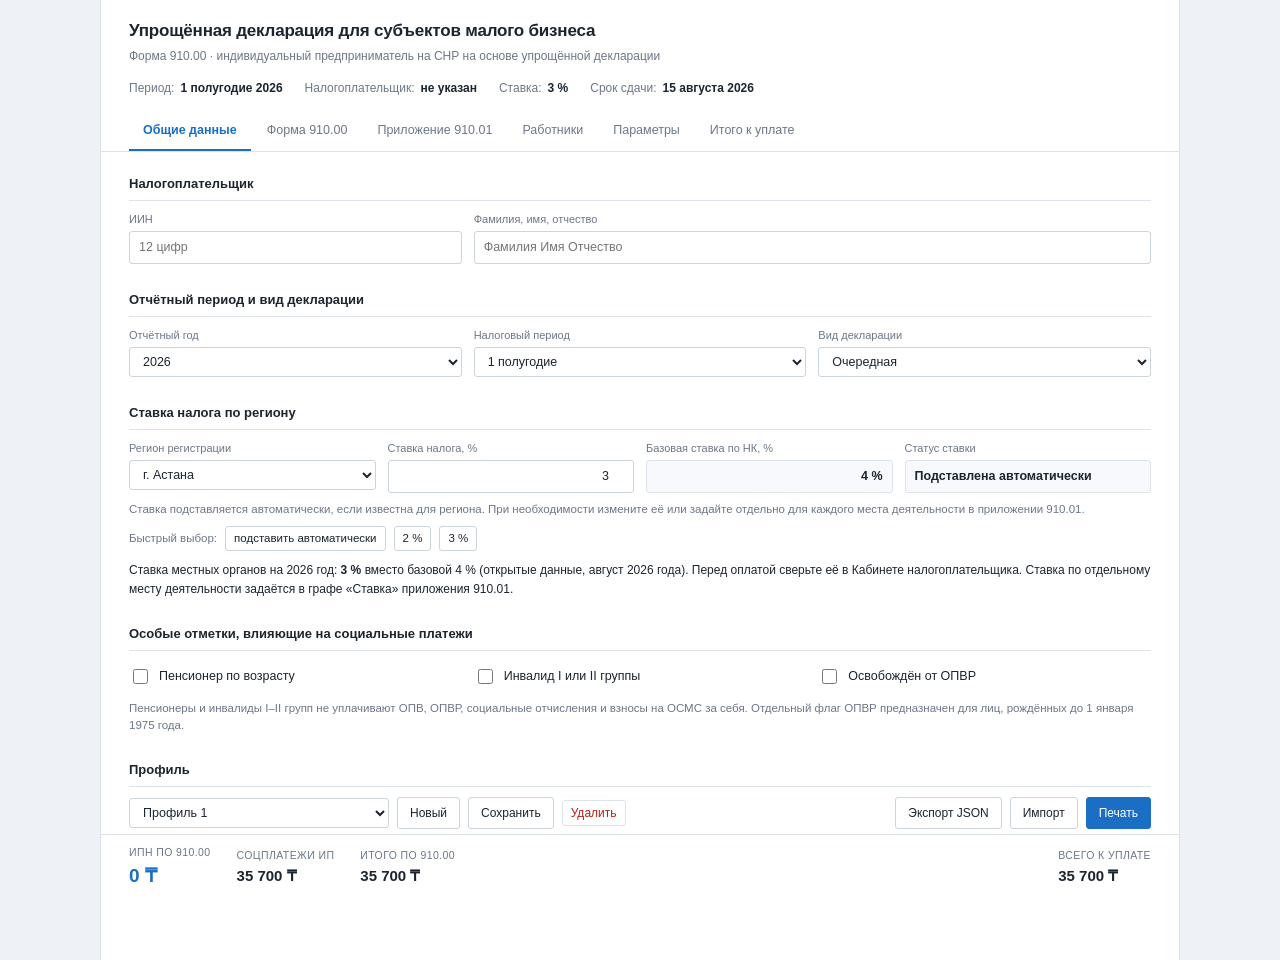
<file: html/index.html>
<!DOCTYPE html>
<html lang="ru">
<head>
  <meta charset="utf-8">
  <meta name="viewport" content="width=device-width, initial-scale=1">
  <title>ФНО 910.00: упрощённая декларация</title>
  <link rel="stylesheet" href="css/style.css">
</head>
<body>
  <div class="doc">

    <!-- ============ ШАПКА ============ -->
    <div class="hd">
      <h1>Упрощённая декларация для субъектов малого бизнеса</h1>
      <div class="s">
        Форма 910.00 · индивидуальный предприниматель на СНР
        на основе упрощённой декларации
      </div>
      <div class="meta">
        <div><span>Период:</span> <b id="mPeriod">не указан</b></div>
        <div><span>Налогоплательщик:</span> <b id="mWho">не указан</b></div>
        <div><span>Ставка:</span> <b id="mRate">не указана</b></div>
        <div><span>Срок сдачи:</span> <b id="mDue">не указан</b></div>
      </div>
    </div>

    <div class="tabs" id="tabs"></div>

    <!-- ============ ОБЩИЕ ДАННЫЕ ============ -->
    <div class="pane on" id="p-tit" data-title="Общие данные">

      <h3 class="sec">Налогоплательщик</h3>
      <div class="grid g3">
        <div>
          <label class="f">ИИН</label>
          <input
            id="t_iin"
            maxlength="12"
            inputmode="numeric"
            placeholder="12 цифр"
            oninput="this.value = this.value.replace(/\D/g, ''); touch()">
        </div>
        <div style="grid-column: span 2">
          <label class="f">Фамилия, имя, отчество</label>
          <input
            id="t_fio"
            placeholder="Фамилия Имя Отчество"
            oninput="touch()">
        </div>
      </div>

      <h3 class="sec">Отчётный период и вид декларации</h3>
      <div class="grid g3">
        <div>
          <label class="f">Отчётный год</label>
          <select id="t_year"></select>
        </div>
        <div>
          <label class="f">Налоговый период</label>
          <select id="t_period">
            <option value="1">1 полугодие</option>
            <option value="2">2 полугодие</option>
          </select>
        </div>
        <div>
          <label class="f">Вид декларации</label>
          <select id="t_vid" onchange="touch()">
            <option>Очередная</option>
            <option>Первоначальная</option>
            <option>Дополнительная</option>
            <option>Дополнительная по уведомлению</option>
            <option>Ликвидационная</option>
          </select>
        </div>
      </div>

      <h3 class="sec">Ставка налога по региону</h3>
      <div class="grid g4">
        <div>
          <label class="f">Регион регистрации</label>
          <select id="t_region"></select>
        </div>
        <div>
          <label class="f">Ставка налога, %</label>
          <input
            id="t_rate"
            class="num"
            type="number"
            step="0.1"
            min="0"
            max="20">
        </div>
        <div>
          <label class="f">Базовая ставка по НК, %</label>
          <input id="t_rate_base" class="num" readonly>
        </div>
        <div>
          <label class="f">Статус ставки</label>
          <input id="t_rate_src" readonly>
        </div>
      </div>
      <p class="hint">
        Ставка подставляется автоматически, если известна для региона.
        При необходимости измените её или задайте отдельно для каждого
        места деятельности в приложении 910.01.
      </p>
      <div class="row noprint" style="margin-top: 8px">
        <span class="hint" style="margin: 0">Быстрый выбор:</span>
        <button class="btn mini" onclick="setRate(null)">подставить автоматически</button>
        <button class="btn mini" onclick="setRate(2)">2 %</button>
        <button class="btn mini" onclick="setRate(3)">3 %</button>
      </div>
      <div id="rateNote"></div>

      <h3 class="sec">Особые отметки, влияющие на социальные платежи</h3>
      <div class="grid g3">
        <label class="chk">
          <input type="checkbox" id="f_pens" onchange="touch()">
          Пенсионер по возрасту
        </label>
        <label class="chk">
          <input type="checkbox" id="f_inv" onchange="touch()">
          Инвалид I или II группы
        </label>
        <label class="chk">
          <input type="checkbox" id="f_noopvr" onchange="touch()">
          Освобождён от ОПВР
        </label>
      </div>
      <p class="hint">
        Пенсионеры и инвалиды I–II групп не уплачивают ОПВ, ОПВР,
        социальные отчисления и взносы на ОСМС за себя. Отдельный флаг
        ОПВР предназначен для лиц, рождённых до 1 января 1975 года.
      </p>

      <h3 class="sec">Профиль</h3>
      <div class="row noprint">
        <select id="profileSel" style="max-width: 260px"></select>
        <button class="btn" onclick="newProfile()">Новый</button>
        <button class="btn" onclick="saveNow()">Сохранить</button>
        <button class="btn del" onclick="delProfile()">Удалить</button>
        <span style="flex: 1"></span>
        <button class="btn" onclick="exportJson()">Экспорт JSON</button>
        <button class="btn" onclick="document.getElementById('imp').click()">Импорт</button>
        <input
          type="file"
          id="imp"
          accept=".json"
          style="display: none"
          onchange="importJson(this)">
        <button class="btn pri" onclick="window.print()">Печать</button>
      </div>
      <p class="hint">
        Данные хранятся только в этом браузере. Каждый предприниматель
        заводит свой профиль и вводит свой доход и зарплаты.
      </p>
    </div>

    <!-- ============ ФОРМА 910.00 ============ -->
    <div class="pane" id="p-main" data-title="Форма 910.00">
      <div class="band"><span class="ix">Раздел 1</span> Исчисленные налоги</div>
      <div id="taxRows"></div>
      <div id="incByMonth"></div>
      <div id="taxWarn"></div>

      <div class="band">
        <span class="ix">Раздел 2</span>
        Исчисление социальных платежей за индивидуального предпринимателя
      </div>
      <div id="socRows"></div>
      <p class="hint">
        В строках 005 и 007 указывается заявленный доход предпринимателя
        за себя. Объект для ОПВ: от 1 до 50 МЗП, для СО: от 1 до 7 МЗП.
        Ноль в месяце означает, что платежи за этот месяц не начисляются.
      </p>
    </div>

    <!-- ============ ПРИЛОЖЕНИЕ 910.01 ============ -->
    <div class="pane" id="p-app" data-title="Приложение 910.01">
      <div class="band">
        <span class="ix">910.01</span> Места осуществления деятельности
      </div>
      <div class="tw" style="margin-top: 10px">
        <table id="placeTable"></table>
      </div>
      <div class="row noprint" style="margin-top: 10px">
        <button class="btn pri" onclick="addPlace()">Добавить место деятельности</button>
      </div>

      <div class="band" style="margin-top: 22px">
        <span class="ix">910.01</span> Расчёт налога по местам деятельности
      </div>
      <div class="tw" style="margin-top: 10px">
        <table id="calcPlaceTable"></table>
      </div>
      <div id="placeWarn"></div>
      <div class="msg i" style="margin-top: 12px">
        Буквы над колонками соответствуют графам официального бланка:
        <b>A</b> номер, <b>B</b> код УГД, <b>C–F</b> адрес, <b>G</b> ставка,
        <b>H</b> доход, <b>I</b> удельный вес, <b>J</b> сумма уменьшения,
        <b>K</b> база для ИПН (H − J), <b>L</b> налог (K × G).
        Доход можно вводить здесь или в строке 910.00.001, значения
        связаны. Итог графы H переносится в строку 910.00.001,
        графы J в 910.00.002, графы L в 910.00.004.
      </div>
    </div>

    <!-- ============ РАБОТНИКИ ============ -->
    <div class="pane" id="p-emp" data-title="Работники (справочно)">
      <div class="msg i">
        Налоги и социальные платежи за работников в форму 910.00 не
        входят: они отражаются в форме 200.00. Этот раздел считает их
        справочно, чтобы видеть полную сумму к уплате.
      </div>
      <div id="empList"></div>
      <div class="row noprint" style="margin-top: 10px">
        <button class="btn pri" onclick="addEmp()">Добавить работника</button>
      </div>
      <div id="empSum"></div>
      <div id="empMonths"></div>
    </div>

    <!-- ============ ПАРАМЕТРЫ ============ -->
    <div class="pane" id="p-par" data-title="Параметры расчёта">

      <h3 class="sec">Базовые величины</h3>
      <div class="grid g4">
        <div>
          <label class="f">МРП на 1 января, ₸</label>
          <input id="p_mrp" class="num" type="number" min="0">
        </div>
        <div>
          <label class="f">МЗП, ₸</label>
          <input id="p_mzp" class="num" type="number" min="0">
        </div>
        <div>
          <label class="f">Базовая ставка налога, %</label>
          <input id="p_rate" class="num" type="number" step="0.1" min="0">
        </div>
        <div>
          <label class="f">Предельный доход, МРП</label>
          <input id="p_limit" class="num" type="number" min="0">
        </div>
      </div>

      <h3 class="sec">Ставки социальных платежей</h3>
      <div class="grid g4">
        <div>
          <label class="f">ОПВ, %</label>
          <input id="p_opv" class="num" type="number" step="0.1" min="0">
        </div>
        <div>
          <label class="f">ОПВР, % (ставка растёт ежегодно)</label>
          <input id="p_opvr" class="num" type="number" step="0.1" min="0">
        </div>
        <div>
          <label class="f">Социальные отчисления, %</label>
          <input id="p_so" class="num" type="number" step="0.1" min="0">
        </div>
        <div>
          <label class="f">ВОСМС ИП: % от 1,4 МЗП</label>
          <input id="p_vip" class="num" type="number" step="0.1" min="0">
        </div>
      </div>
      <div id="opvrScale"></div>

      <h3 class="sec">Работники (форма 200.00)</h3>
      <div class="grid g4">
        <div>
          <label class="f">ООСМС работодателя, %</label>
          <input id="p_oosms" class="num" type="number" step="0.1" min="0">
        </div>
        <div>
          <label class="f">ВОСМС работника, %</label>
          <input id="p_vosms" class="num" type="number" step="0.1" min="0">
        </div>
        <div>
          <label class="f">ИПН с зарплаты, %</label>
          <input id="p_ipn" class="num" type="number" step="0.1" min="0">
        </div>
        <div>
          <label class="f">Стандартный вычет, МРП/мес</label>
          <input id="p_vych" class="num" type="number" step="1" min="0">
        </div>
      </div>

      <div class="grid g3" style="margin-top: 12px">
        <div>
          <label class="f">Порог 90 %-корректировки, МРП</label>
          <input id="p_kor90" class="num" type="number" step="1" min="0">
        </div>
        <div style="display: flex; align-items: flex-end">
          <label class="chk">
            <input type="checkbox" id="p_opvrmin">
            ОПВР считать не менее чем с 1 МЗП
          </label>
        </div>
        <div style="display: flex; align-items: flex-end" class="noprint">
          <button class="btn" onclick="resetYearParams()">Вернуть значения года</button>
        </div>
      </div>
      <div id="parNote"></div>
    </div>

    <!-- ============ ИТОГО К УПЛАТЕ ============ -->
    <div class="pane" id="p-pay" data-title="Итого к уплате">
      <h3 class="sec">По форме 910.00</h3>
      <div class="tw"><table id="payMain"></table></div>

      <h3 class="sec">За работников (форма 200.00, справочно)</h3>
      <div class="tw"><table id="payEmp"></table></div>

      <div id="dueNote"></div>
    </div>

    <div class="sum noprint" id="sumBar"></div>
  </div>

  <script src="js/app.js"></script>
</body>
</html>
</file>
<file: html/css/style.css>
/* ==========================================================
   Форма 910.00: стили
   Светлая тема, без зависимостей от внешних библиотек.
   ========================================================== */

:root {
  --page: #eef1f5;
  --doc: #fff;
  --line: #dde3ea;
  --line2: #eef1f5;
  --ink: #1b2530;
  --dim: #6b7787;
  --accent: #1a6ec4;
  --accent-bg: #eaf1fa;
  --band: #f4f7fb;
  --ok: #0f7a4d;
  --ok-bg: #eaf6f0;
  --warn: #8a5a00;
  --warn-bg: #fff8e8;
  --err: #b32218;
  --err-bg: #fdeeec;
  --calc: #f7f9fc;
  --field: #fff;
}

* {
  box-sizing: border-box;
}

html,
body {
  margin: 0;
}

body {
  background: var(--page);
  color: var(--ink);
  font: 13px/1.5 -apple-system, "Segoe UI", Roboto, Arial, sans-serif;
  -webkit-font-smoothing: antialiased;
}

.doc {
  max-width: 1080px;
  margin: 0 auto;
  background: var(--doc);
  min-height: 100vh;
  border-left: 1px solid var(--line);
  border-right: 1px solid var(--line);
}

/* ---------- шапка ---------- */

.hd {
  padding: 18px 28px 0;
}

.hd h1 {
  font-size: 17px;
  font-weight: 600;
  margin: 0;
  letter-spacing: -0.2px;
}

.hd .s {
  color: var(--dim);
  font-size: 12px;
  margin-top: 3px;
}

.meta {
  display: flex;
  gap: 22px;
  flex-wrap: wrap;
  margin-top: 14px;
  padding-bottom: 14px;
  font-size: 12px;
}

.meta div {
  display: flex;
  gap: 6px;
  align-items: baseline;
}

.meta b {
  font-weight: 600;
}

.meta span {
  color: var(--dim);
}

/* ---------- вкладки ---------- */

.tabs {
  display: flex;
  gap: 2px;
  border-bottom: 1px solid var(--line);
  padding: 0 28px;
  overflow-x: auto;
  position: sticky;
  top: 0;
  background: var(--doc);
  z-index: 20;
}

.tabs button {
  appearance: none;
  background: none;
  border: 0;
  border-bottom: 2px solid transparent;
  padding: 10px 14px;
  font: inherit;
  font-size: 12.5px;
  color: var(--dim);
  cursor: pointer;
  white-space: nowrap;
}

.tabs button:hover {
  color: var(--ink);
}

.tabs button.on {
  color: var(--accent);
  border-bottom-color: var(--accent);
  font-weight: 600;
}

.pane {
  display: none;
  padding: 22px 28px 40px;
}

.pane.on {
  display: block;
}

/* ---------- секции ---------- */

.band {
  display: flex;
  align-items: center;
  gap: 10px;
  background: var(--band);
  border: 1px solid var(--line);
  border-radius: 4px;
  padding: 8px 12px;
  margin: 0 0 2px;
  font-size: 12px;
  font-weight: 600;
  letter-spacing: 0.2px;
}

.band .ix {
  color: var(--accent);
  font-variant-numeric: tabular-nums;
}

.band + .band {
  margin-top: 18px;
}

h3.sec {
  font-size: 13px;
  font-weight: 600;
  margin: 26px 0 10px;
  padding-bottom: 6px;
  border-bottom: 1px solid var(--line);
}

h3.sec:first-child {
  margin-top: 0;
}

/* ---------- строка формы ---------- */

.frow {
  display: grid;
  grid-template-columns: 96px 1fr 190px;
  gap: 14px;
  align-items: center;
  padding: 7px 12px;
  border-bottom: 1px solid var(--line2);
}

.frow:hover {
  background: var(--calc);
}

.frow.calc {
  background: var(--calc);
}

.fcode {
  font-size: 11.5px;
  font-weight: 600;
  color: var(--accent);
  font-variant-numeric: tabular-nums;
}

.fname {
  font-size: 12.5px;
}

.fname i {
  display: block;
  color: var(--dim);
  font-size: 11px;
  font-style: normal;
  margin-top: 1px;
}

.fval {
  text-align: right;
}

@media (max-width: 700px) {
  .frow {
    grid-template-columns: 80px 1fr;
    gap: 6px;
  }

  .fval {
    grid-column: 1 / -1;
  }
}

/* ---------- поля ---------- */

input,
select {
  width: 100%;
  padding: 6px 9px;
  border: 1px solid #ccd4de;
  border-radius: 3px;
  background: var(--field);
  color: var(--ink);
  font: inherit;
  font-size: 12.5px;
}

input:focus,
select:focus {
  outline: none;
  border-color: var(--accent);
  box-shadow: 0 0 0 3px var(--accent-bg);
}

input.num {
  text-align: right;
  font-variant-numeric: tabular-nums;
}

input[readonly] {
  background: var(--calc);
  color: var(--ink);
  font-weight: 600;
  border-color: var(--line);
}

input[readonly]:focus {
  box-shadow: none;
  border-color: var(--line);
}

label.f {
  display: block;
  font-size: 11px;
  color: var(--dim);
  margin-bottom: 4px;
}

.grid {
  display: grid;
  gap: 12px;
}

.g2 {
  grid-template-columns: 1fr 1fr;
}

.g3 {
  grid-template-columns: repeat(3, 1fr);
}

.g4 {
  grid-template-columns: repeat(4, 1fr);
}

@media (max-width: 760px) {
  .g2,
  .g3,
  .g4 {
    grid-template-columns: 1fr;
  }
}

.chk {
  display: flex;
  gap: 8px;
  align-items: center;
  font-size: 12.5px;
  cursor: pointer;
  padding: 5px 0;
}

.chk input {
  width: 15px;
  height: 15px;
  flex: none;
  cursor: pointer;
}

/* ---------- помесячная сетка I..VI ---------- */

.mgrid {
  display: grid;
  grid-template-columns: 1fr 1fr;
  gap: 6px 26px;
  padding: 10px 12px 12px;
  border-bottom: 1px solid var(--line2);
  background: var(--calc);
}

.mcell {
  display: grid;
  grid-template-columns: 20px 58px 1fr;
  gap: 8px;
  align-items: center;
}

.mcell .rn {
  font-size: 10.5px;
  font-weight: 700;
  color: #fff;
  background: #9aa7b6;
  border-radius: 2px;
  text-align: center;
  line-height: 17px;
  height: 17px;
}

.mcell .mn {
  font-size: 11px;
  color: var(--dim);
}

.mcell.tot .rn {
  background: var(--accent);
}

.mcell.tot .mn {
  color: var(--ink);
  font-weight: 600;
}

@media (max-width: 700px) {
  .mgrid {
    grid-template-columns: 1fr;
  }
}

/* ---------- таблицы ---------- */

.tw {
  overflow-x: auto;
  border: 1px solid var(--line);
  border-radius: 4px;
}

table {
  width: 100%;
  border-collapse: collapse;
  font-size: 12px;
}

th,
td {
  border-bottom: 1px solid var(--line2);
  border-right: 1px solid var(--line2);
  padding: 6px 8px;
  text-align: right;
  white-space: nowrap;
}

th {
  background: var(--band);
  color: var(--dim);
  font-weight: 600;
  font-size: 11px;
  text-align: center;
  position: relative;
  border-bottom-color: var(--line);
}

th .col {
  display: inline-block;
  background: #9aa7b6;
  color: #fff;
  border-radius: 2px;
  padding: 0 4px;
  font-size: 10px;
  margin-right: 4px;
}

td.l,
th.l {
  text-align: left;
}

tr:last-child td {
  border-bottom: 0;
}

th:last-child,
td:last-child {
  border-right: 0;
}

tr.tot td {
  background: var(--accent-bg);
  font-weight: 600;
}

table input {
  border: 0;
  border-radius: 0;
  background: none;
  padding: 4px 6px;
  font-size: 12px;
}

table input:focus {
  box-shadow: inset 0 0 0 2px var(--accent-bg);
  border-radius: 2px;
}

td.kno {
  white-space: normal;
  padding: 5px 6px;
}

td.kno input {
  border: 1px solid #ccd4de;
  border-radius: 3px;
  padding: 4px 6px;
  font-size: 12px;
}

/* ---------- прочее ---------- */

.btn {
  appearance: none;
  border: 1px solid #ccd4de;
  background: #fff;
  border-radius: 3px;
  padding: 6px 12px;
  font: inherit;
  font-size: 12px;
  color: var(--ink);
  cursor: pointer;
}

.btn:hover {
  border-color: var(--accent);
  color: var(--accent);
}

.btn.pri {
  background: var(--accent);
  border-color: var(--accent);
  color: #fff;
}

.btn.pri:hover {
  background: #155ba6;
  color: #fff;
}

.btn.mini {
  padding: 3px 8px;
  font-size: 11.5px;
}

.btn.del {
  color: var(--err);
  border-color: var(--line);
  padding: 3px 8px;
}

.row {
  display: flex;
  gap: 8px;
  flex-wrap: wrap;
  align-items: center;
}

.hint {
  color: var(--dim);
  font-size: 11.5px;
  margin: 8px 0 0;
}

.msg {
  font-size: 12px;
  margin: 10px 0;
  line-height: 1.55;
}

/* w и e: настоящие предупреждение и ошибка, поэтому в рамке с цветом.
   i и g: обычная справочная строка, оформляется как простой текст,
   без рамки и заливки. */

.msg.w {
  background: var(--warn-bg);
  border: 1px solid #f0dfb4;
  color: var(--warn);
  border-radius: 4px;
  padding: 9px 12px;
}

.msg.e {
  background: var(--err-bg);
  border: 1px solid #f3c9c4;
  color: var(--err);
  border-radius: 4px;
  padding: 9px 12px;
}

.msg.i {
  color: var(--dim);
}

.msg.g {
  color: var(--ink);
}

.card {
  border: 1px solid var(--line);
  border-radius: 5px;
  padding: 14px;
  margin-bottom: 12px;
}

.card h4 {
  margin: 0 0 10px;
  font-size: 12.5px;
  font-weight: 600;
}

/* шкала роста ОПВР */

.scale {
  display: flex;
  gap: 0;
  margin: 14px 0 0;
  border: 1px solid var(--line);
  border-radius: 5px;
  overflow: hidden;
}

.scale .y {
  flex: 1;
  padding: 9px 6px;
  text-align: center;
  border-right: 1px solid var(--line2);
  background: var(--calc);
}

.scale .y:last-child {
  border-right: 0;
}

.scale .y em {
  display: block;
  font-style: normal;
  font-size: 10.5px;
  color: var(--dim);
}

.scale .y b {
  display: block;
  font-size: 15px;
  margin-top: 2px;
  font-variant-numeric: tabular-nums;
}

.scale .y.now {
  background: var(--accent-bg);
  box-shadow: inset 0 -3px 0 var(--accent);
}

.scale .y.now b {
  color: var(--accent);
}

.scale .y.fut {
  opacity: 0.6;
}

.delta {
  display: inline-block;
  font-size: 11px;
  font-weight: 600;
  padding: 1px 6px;
  border-radius: 10px;
  background: var(--ok-bg);
  color: var(--ok);
  margin-left: 6px;
}

/* итоговая панель */

.sum {
  position: sticky;
  bottom: 0;
  background: var(--doc);
  border-top: 1px solid var(--line);
  padding: 10px 28px;
  display: flex;
  gap: 26px;
  align-items: center;
  flex-wrap: wrap;
  z-index: 15;
}

.sum .it {
  display: flex;
  flex-direction: column;
  gap: 1px;
}

.sum .it span {
  font-size: 10.5px;
  color: var(--dim);
  text-transform: uppercase;
  letter-spacing: 0.4px;
}

.sum .it b {
  font-size: 15px;
  font-variant-numeric: tabular-nums;
}

.sum .it.big b {
  font-size: 19px;
  color: var(--accent);
}

/* ---------- печать ---------- */

@media print {
  @page {
    size: portrait;
    margin: 12mm;
  }

  body {
    background: #fff;
  }

  .doc {
    max-width: none;
    border: 0;
  }

  .noprint,
  .tabs,
  .sum {
    display: none !important;
  }

  .pane {
    display: block !important;
    padding: 0 0 16px;
    break-inside: auto;
  }

  .pane::before {
    content: attr(data-title);
    display: block;
    font-size: 13px;
    font-weight: 600;
    margin: 16px 0 8px;
    padding-bottom: 5px;
    border-bottom: 1px solid #333;
  }

  .frow,
  .mgrid {
    break-inside: avoid;
  }

  input,
  select {
    border: 0;
    background: none;
    padding: 2px 4px;
  }

  input[readonly] {
    background: none;
  }

  .tw {
    overflow: visible;
  }

  table {
    font-size: 9.5px;
    table-layout: fixed;
  }

  th,
  td {
    padding: 3px 4px;
    white-space: normal;
    word-break: break-word;
  }

  table input {
    min-width: 0;
    width: 100%;
    font-size: 9.5px;
  }
}
</file>
